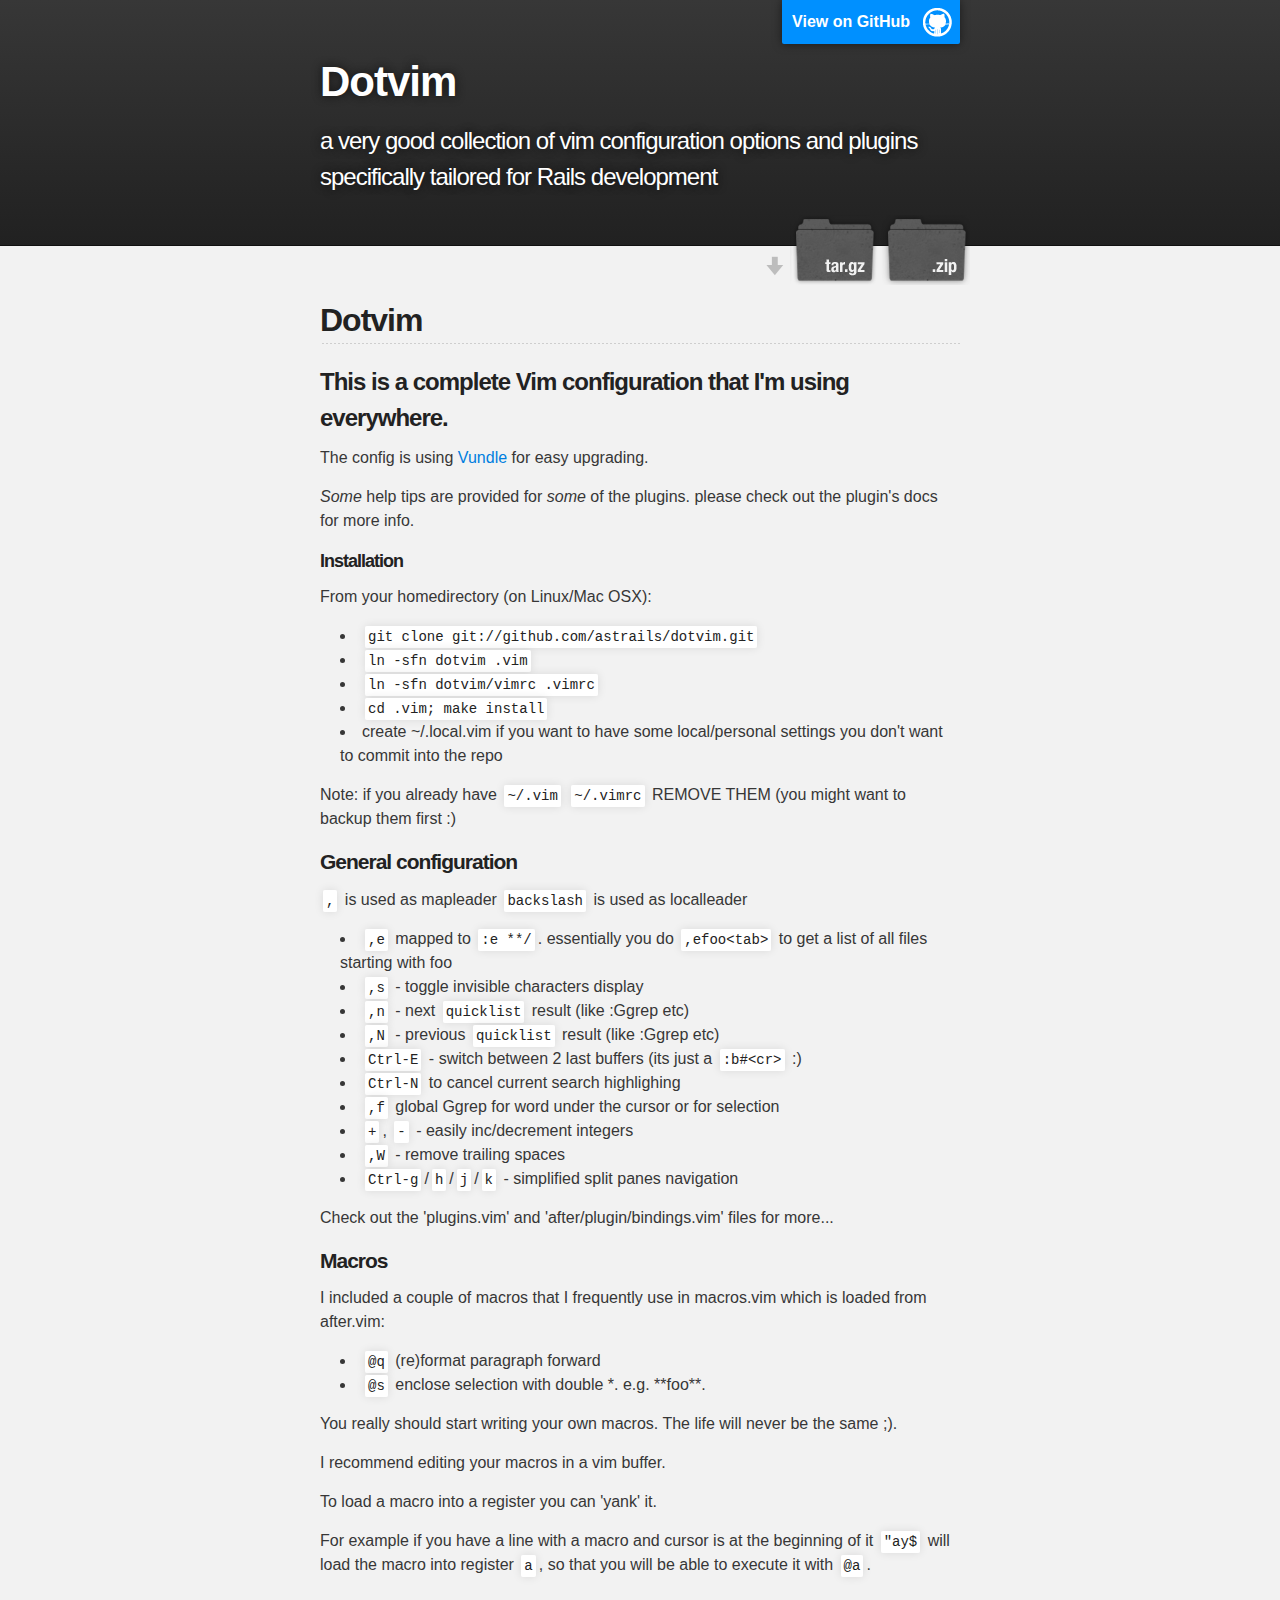
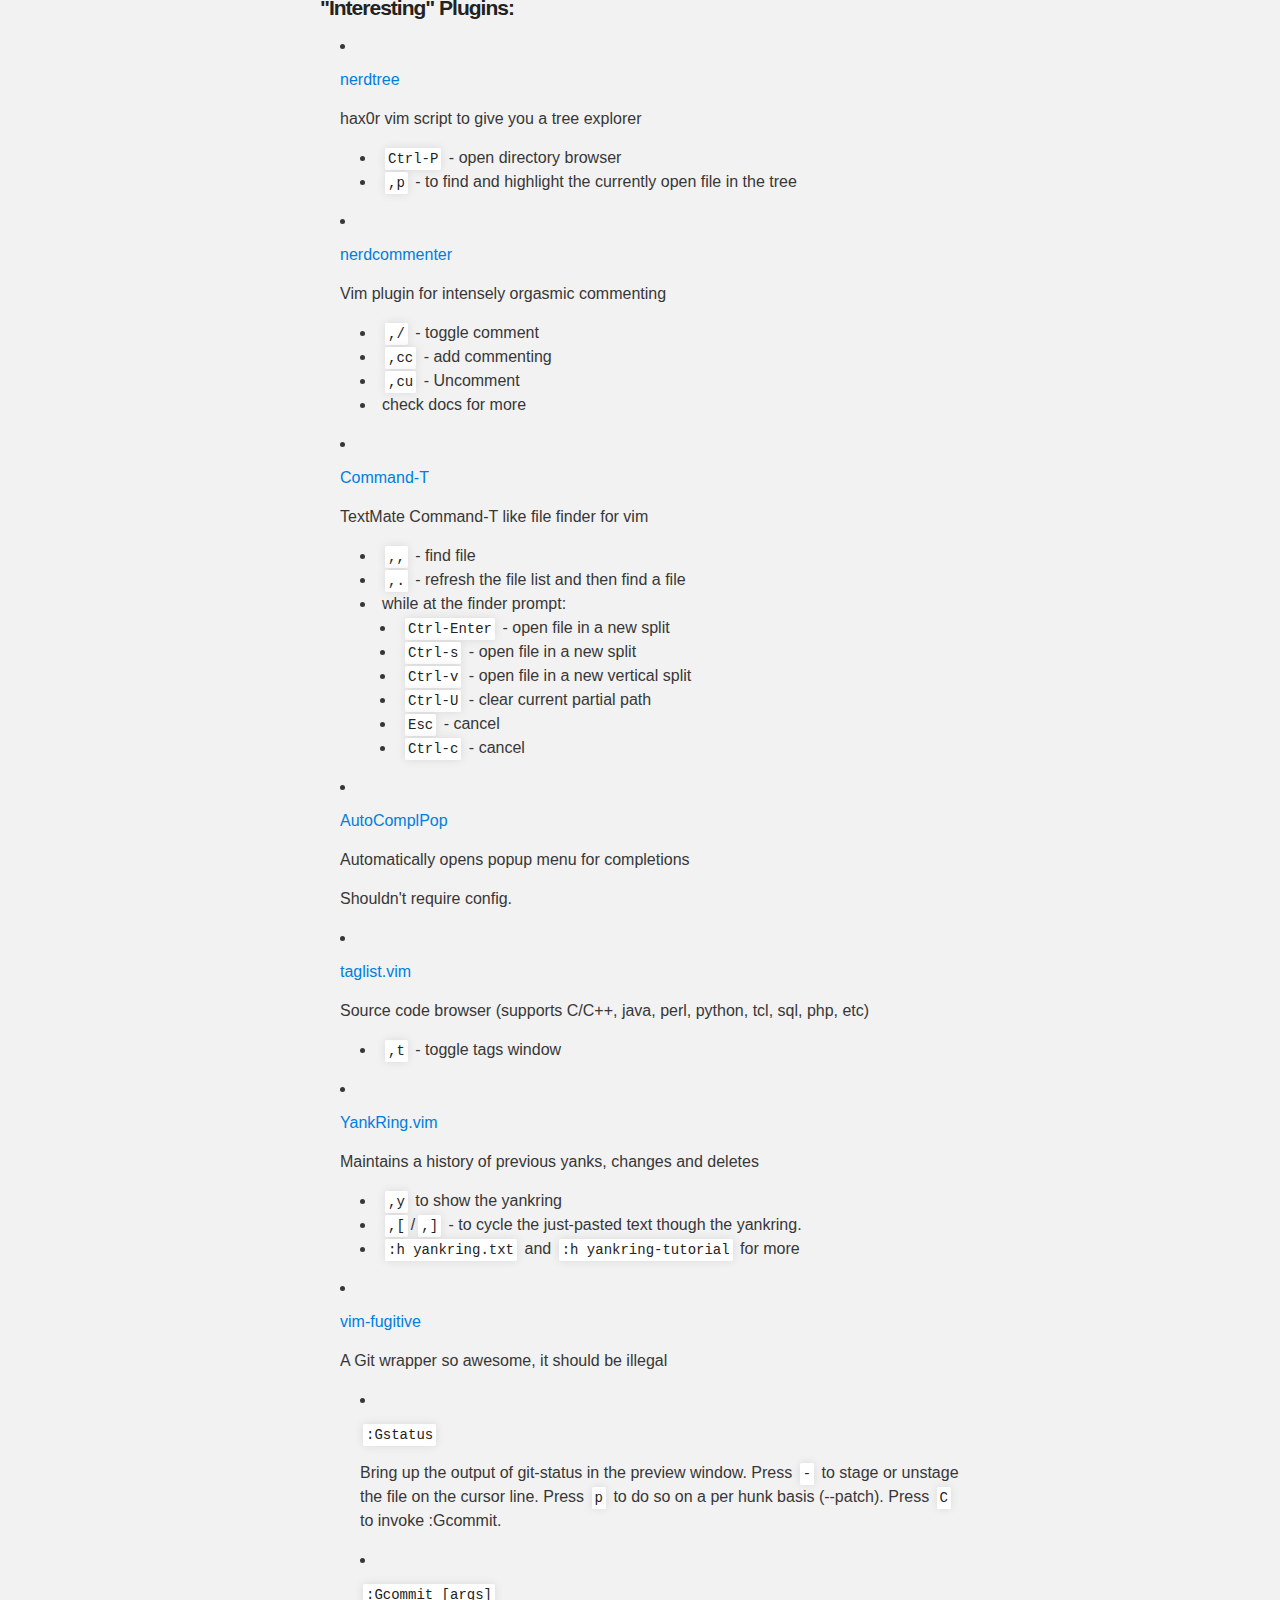
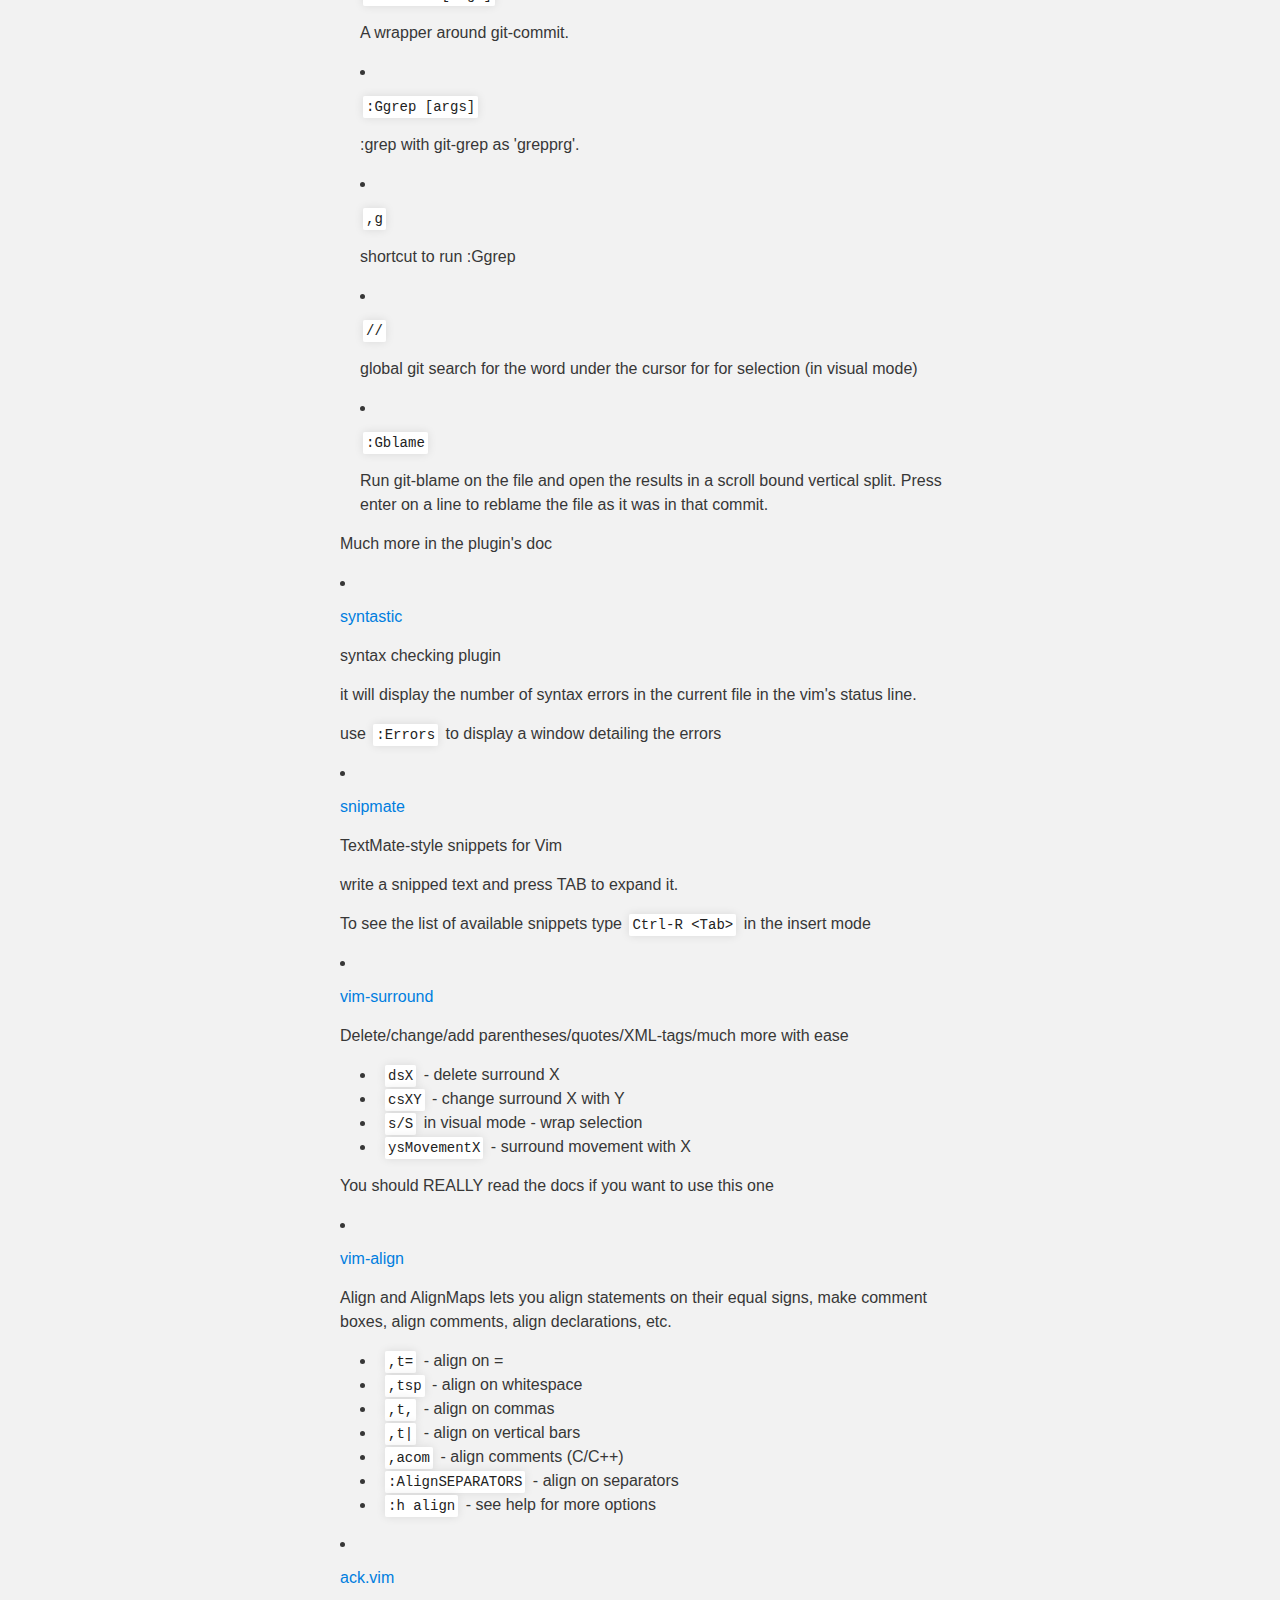
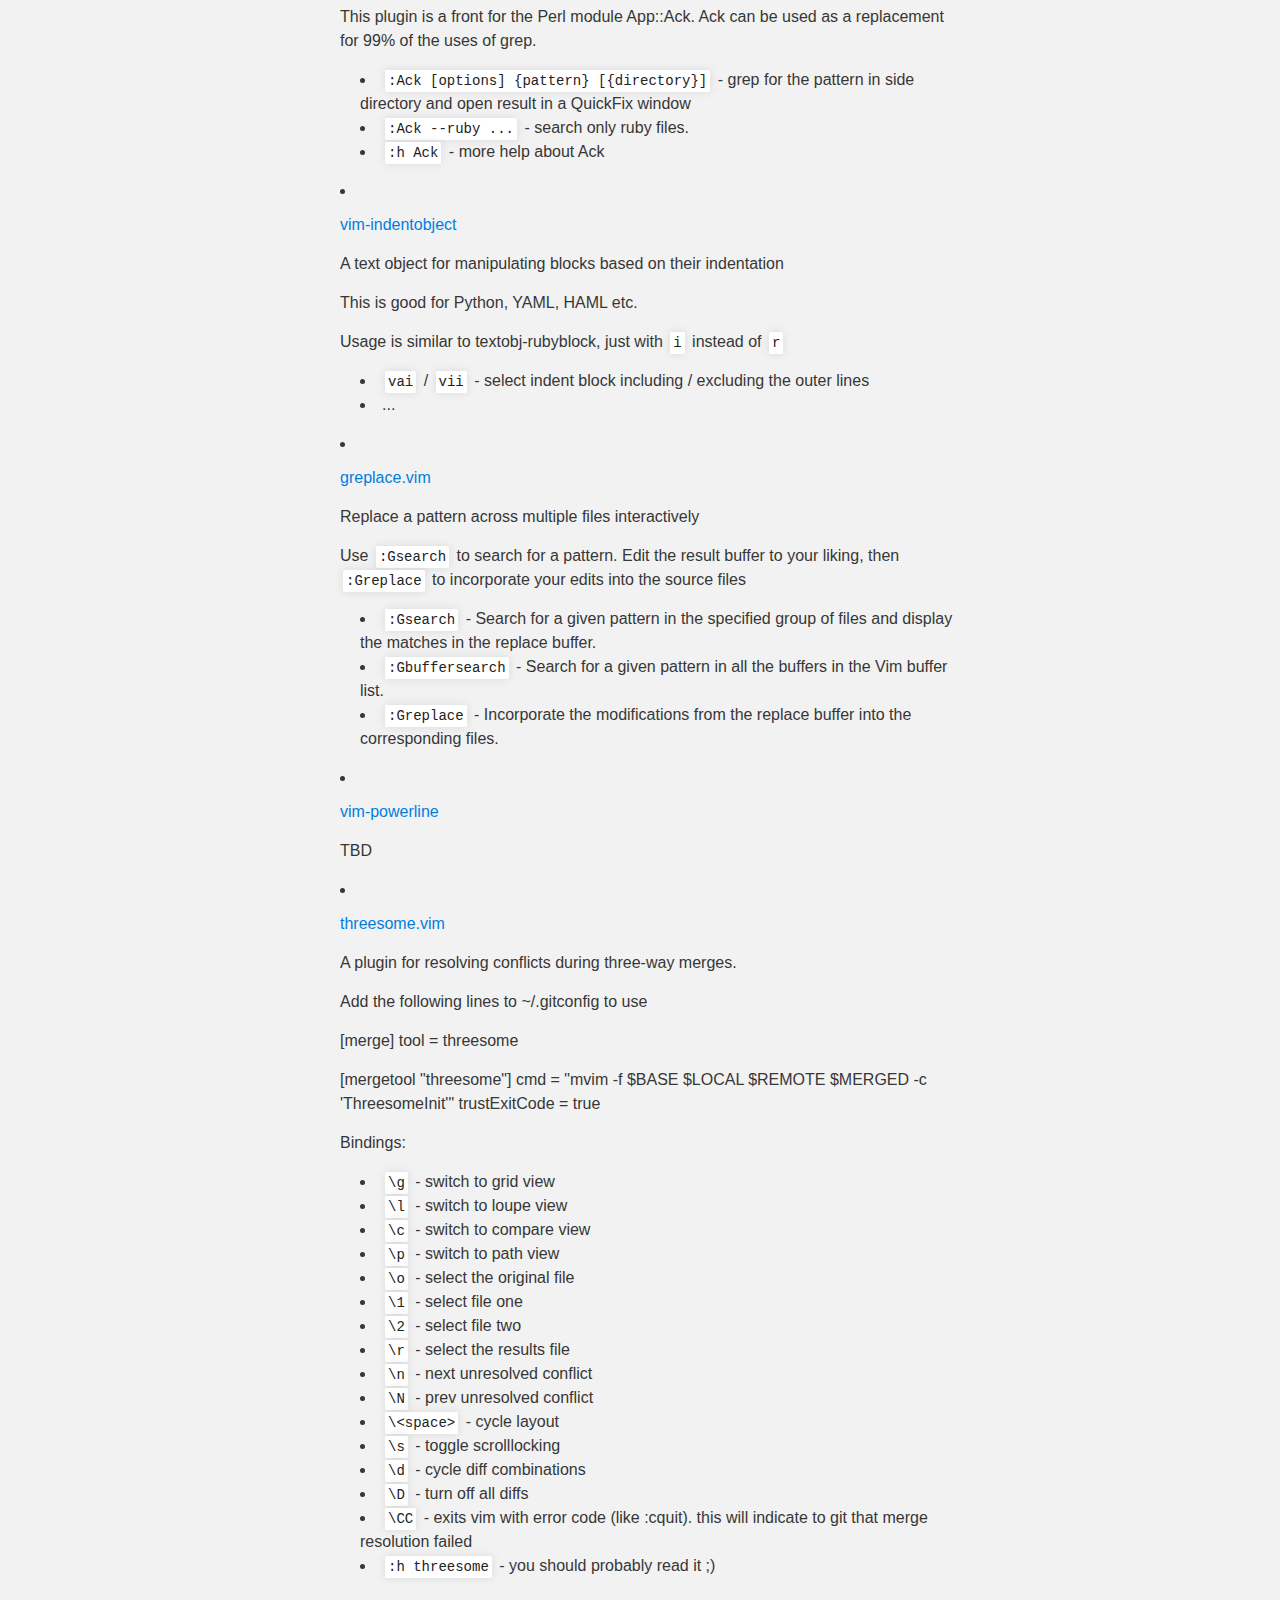
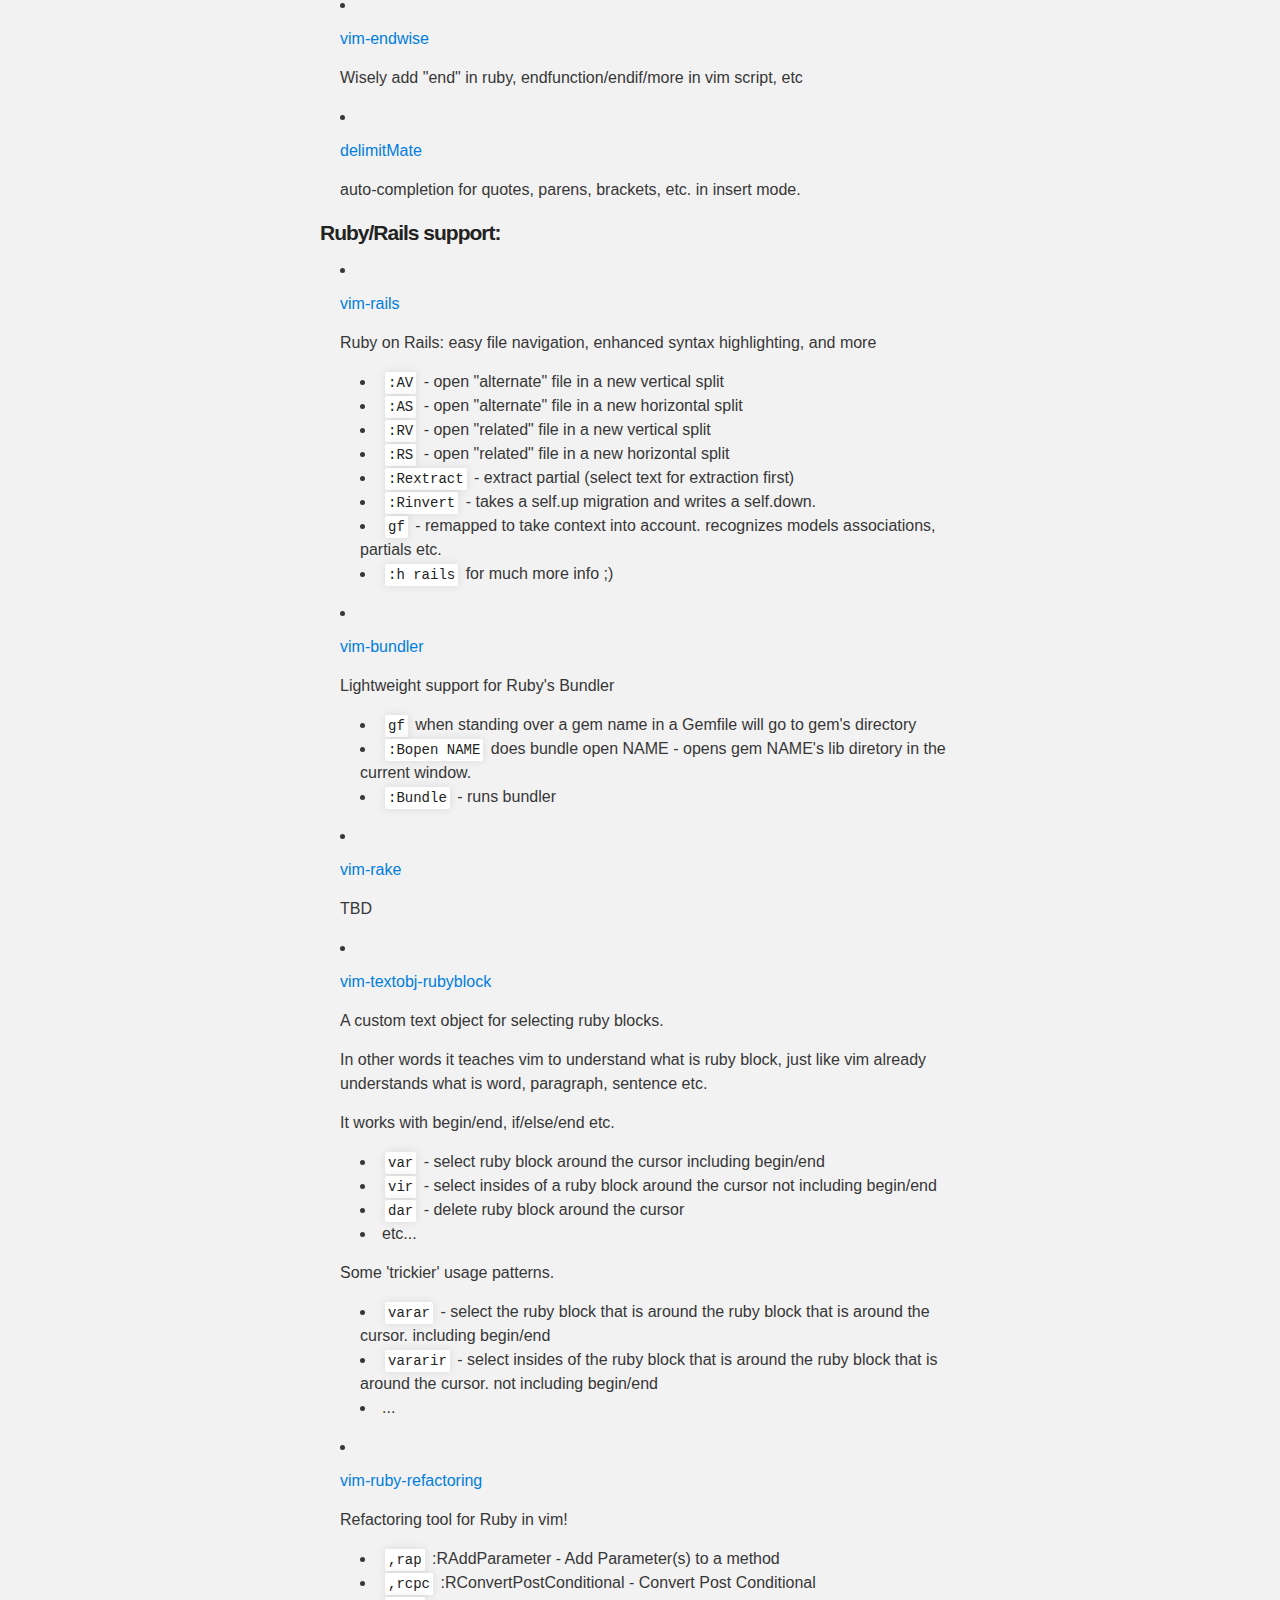
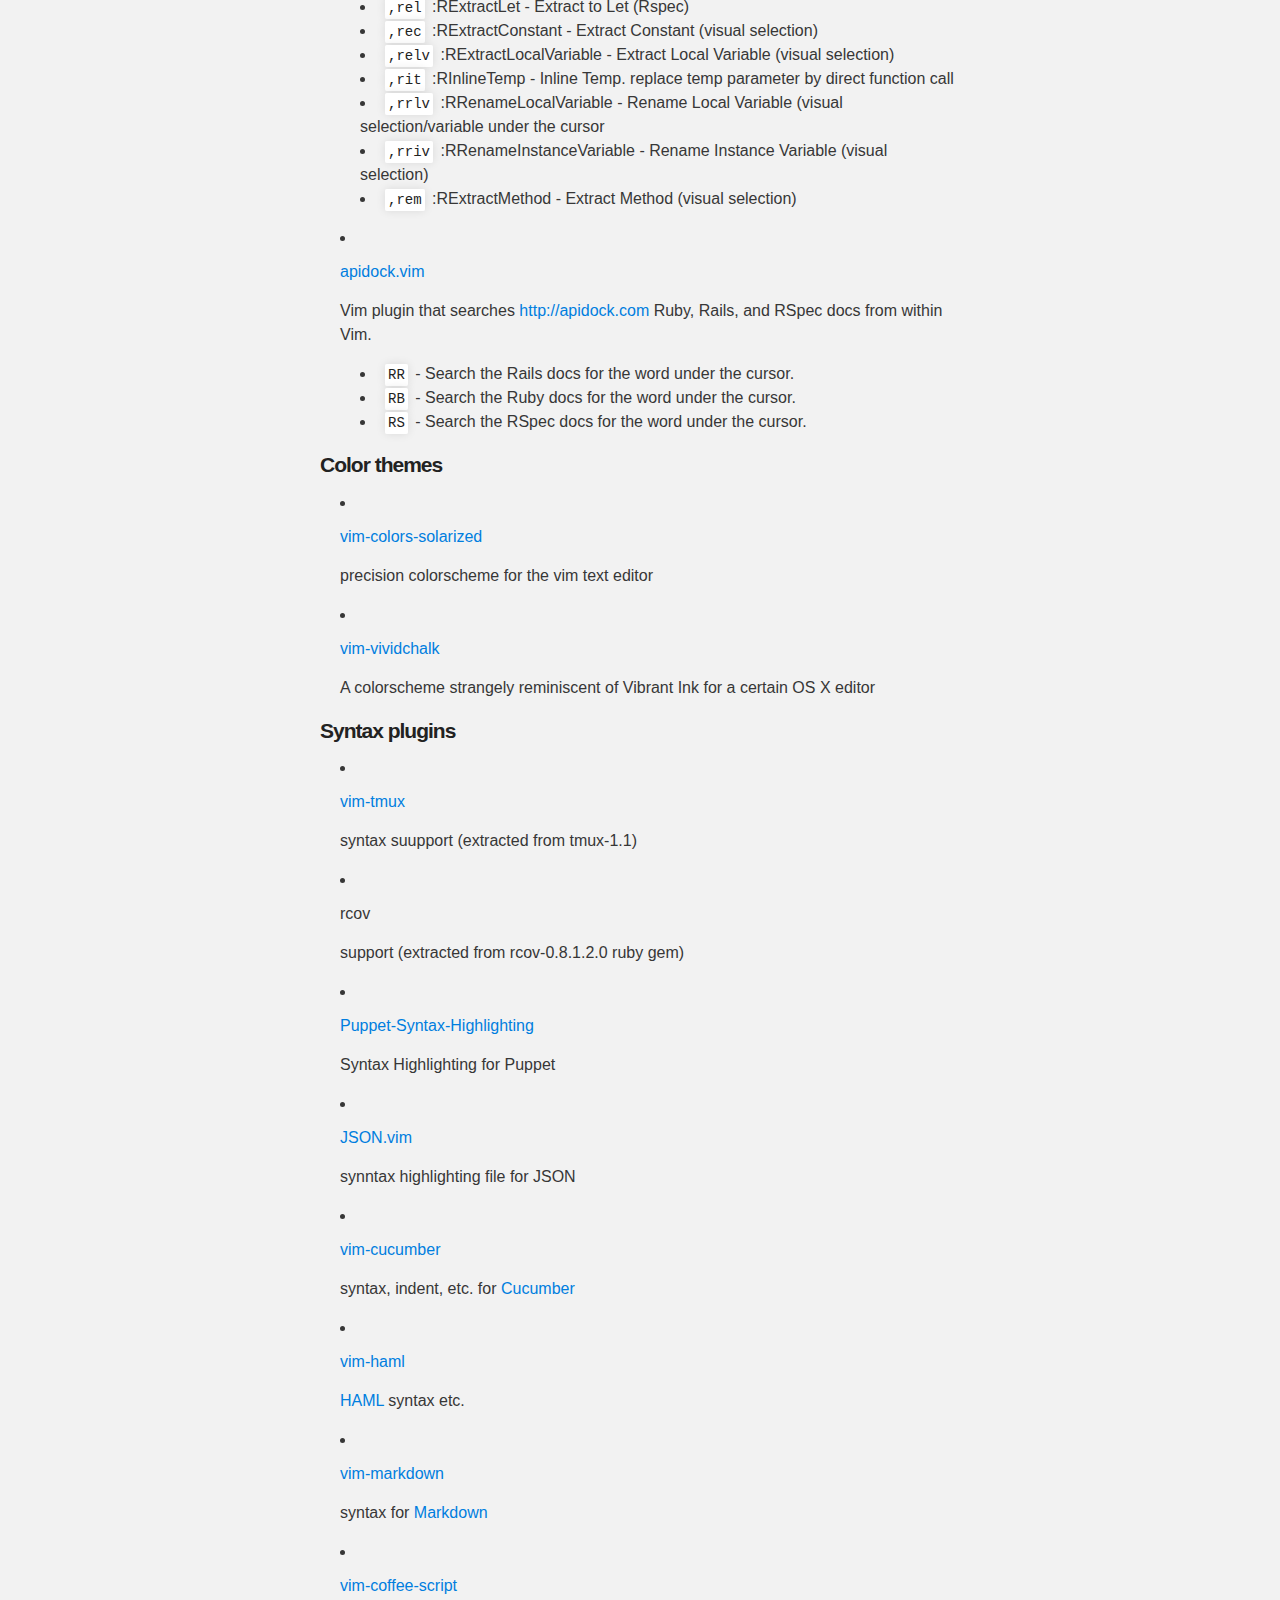
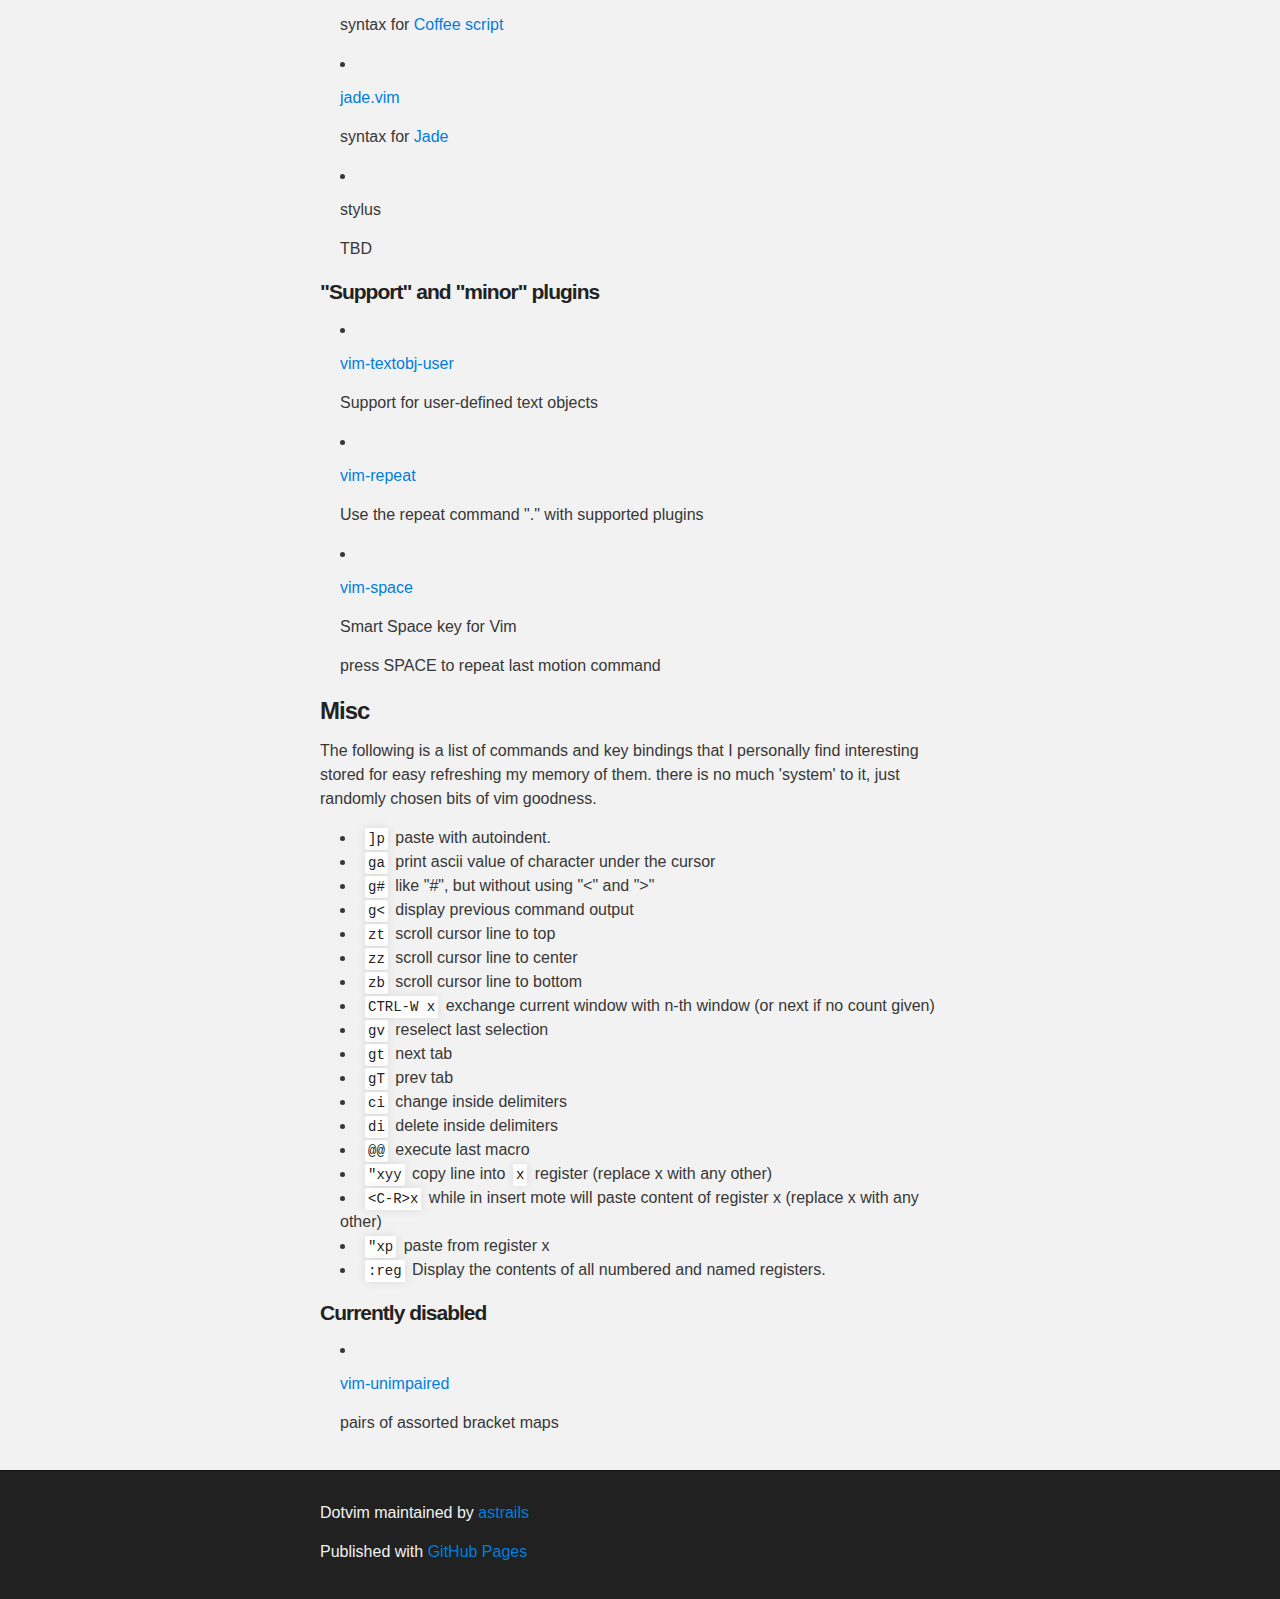
<file: index.html>
<!DOCTYPE html>
<html>

  <head>
    <meta charset='utf-8' />
    <meta http-equiv="X-UA-Compatible" content="chrome=1" />
    <meta name="description" content="Dotvim : a very good collection of vim configuration options and plugins specifically tailored for Rails development" />

    <link rel="stylesheet" type="text/css" media="screen" href="stylesheets/stylesheet.css">

    <title>Dotvim</title>
  </head>

  <body>

    <!-- HEADER -->
    <div id="header_wrap" class="outer">
        <header class="inner">
          <a id="forkme_banner" href="https://github.com/astrails/dotvim">View on GitHub</a>

          <h1 id="project_title">Dotvim</h1>
          <h2 id="project_tagline">a very good collection of vim configuration options and plugins specifically tailored for Rails development</h2>

            <section id="downloads">
              <a class="zip_download_link" href="https://github.com/astrails/dotvim/zipball/master">Download this project as a .zip file</a>
              <a class="tar_download_link" href="https://github.com/astrails/dotvim/tarball/master">Download this project as a tar.gz file</a>
            </section>
        </header>
    </div>

    <!-- MAIN CONTENT -->
    <div id="main_content_wrap" class="outer">
      <section id="main_content" class="inner">
        <h2>Dotvim</h2>

<h3>This is a complete Vim configuration that I'm using everywhere.</h3>

<p>The config is using <a href="http://github.com/gmarik/vundle">Vundle</a> for easy upgrading.</p>

<p><em>Some</em> help tips are provided for <em>some</em> of the plugins. please check out the plugin's docs for more info.</p>

<h5>Installation</h5>

<p>From your homedirectory (on Linux/Mac OSX):</p>

<ul>
<li><code>git clone git://github.com/astrails/dotvim.git</code></li>
<li><code>ln -sfn dotvim .vim</code></li>
<li><code>ln -sfn dotvim/vimrc .vimrc</code></li>
<li><code>cd .vim; make install</code></li>
<li>create ~/.local.vim if you want to have some
local/personal settings you don't want to commit into the repo</li>
</ul><p>Note: if you already have <code>~/.vim</code> <code>~/.vimrc</code> REMOVE THEM (you might want to backup them first :)</p>

<h4>General configuration</h4>

<p><code>,</code> is used as mapleader
<code>backslash</code> is used as localleader</p>

<ul>
<li>
<code>,e</code> mapped to <code>:e **/</code>. essentially you do <code>,efoo&lt;tab&gt;</code> to get a list of all files starting with foo</li>
<li>
<code>,s</code> - toggle invisible characters display</li>
<li>
<code>,n</code> - next <code>quicklist</code> result (like :Ggrep etc)</li>
<li>
<code>,N</code> - previous <code>quicklist</code> result (like :Ggrep etc)</li>
<li>
<code>Ctrl-E</code> - switch between 2 last buffers  (its just a <code>:b#&lt;cr&gt;</code> :)</li>
<li>
<code>Ctrl-N</code> to cancel current search highlighing</li>
<li>
<code>,f</code> global Ggrep for word under the cursor or for selection</li>
<li>
<code>+</code>, <code>-</code> - easily inc/decrement integers</li>
<li>
<code>,W</code> - remove trailing spaces</li>
<li>
<code>Ctrl-g</code>/<code>h</code>/<code>j</code>/<code>k</code> - simplified split panes navigation</li>
</ul><p>Check out the 'plugins.vim' and 'after/plugin/bindings.vim' files for more...</p>

<h4>Macros</h4>

<p>I included a couple of macros that I frequently use in macros.vim which
is loaded from after.vim:</p>

<ul>
<li>   <code>@q</code> (re)format paragraph forward</li>
<li>   <code>@s</code> enclose selection with double *. e.g. **foo**.</li>
</ul><p>You really should start writing your own macros. The life will never be the
same ;).</p>

<p>I recommend editing your macros in a vim buffer.</p>

<p>To load a macro into a register you can 'yank' it.</p>

<p>For example if you have a line with a macro and cursor is at the beginning of
it <code>"ay$</code>  will load the macro into register <code>a</code>, so that you will be able to
execute it with <code>@a</code>.</p>

<h4>"Interesting" Plugins:</h4>

<ul>
<li>
<p><a href="http://github.com/scrooloose/nerdtree">nerdtree</a></p>

<p>hax0r vim script to give you a tree explorer</p>

<ul>
<li>
<code>Ctrl-P</code> - open directory browser</li>
<li>
<code>,p</code> - to find and highlight the currently open file in the tree</li>
</ul>
</li>
<li>
<p><a href="http://github.com/scrooloose/nerdcommenter">nerdcommenter</a></p>

<p>Vim plugin for intensely orgasmic commenting</p>

<ul>
<li>
<code>,/</code> - toggle comment</li>
<li>
<code>,cc</code> - add commenting</li>
<li>
<code>,cu</code> - Uncomment</li>
<li>check docs for more</li>
</ul>
</li>
<li>
<p><a href="http://github.com/vim-scripts/Command-T">Command-T</a></p>

<p>TextMate Command-T like file finder for vim</p>

<ul>
<li>
<code>,,</code> - find file</li>
<li>
<code>,.</code> - refresh the file list and then find a file</li>
<li>while at the finder prompt:

<ul>
<li>
<code>Ctrl-Enter</code> - open file in a new split</li>
<li>
<code>Ctrl-s</code> - open file in a new split</li>
<li>
<code>Ctrl-v</code> - open file in a new vertical split</li>
<li>
<code>Ctrl-U</code> - clear current partial path</li>
<li>
<code>Esc</code> - cancel</li>
<li>
<code>Ctrl-c</code> - cancel</li>
</ul>
</li>
</ul>
</li>
<li>
<p><a href="http://github.com/vim-scripts/AutoComplPop">AutoComplPop</a></p>

<p>Automatically opens popup menu for completions</p>

<p>Shouldn't require config.</p>
</li>
<li>
<p><a href="http://github.com/vim-scripts/taglist.vim">taglist.vim</a></p>

<p>Source code browser (supports C/C++, java, perl, python, tcl, sql, php, etc)</p>

<ul>
<li>
<code>,t</code> - toggle tags window</li>
</ul>
</li>
<li>
<p><a href="http://github.com/vim-scripts/YankRing.vim">YankRing.vim</a></p>

<p>Maintains a history of previous yanks, changes and deletes</p>

<ul>
<li>
<code>,y</code> to show the yankring</li>
<li>
<code>,[</code>/<code>,]</code> - to cycle the just-pasted text though the yankring.</li>
<li>
<code>:h yankring.txt</code> and <code>:h yankring-tutorial</code> for more</li>
</ul>
</li>
<li>
<p><a href="http://github.com/tpope/vim-fugitive">vim-fugitive</a></p>

<p>A Git wrapper so awesome, it should be illegal</p>

<ul>
<li>
<p><code>:Gstatus</code></p>

<p>Bring up the output of git-status in the preview
 window.  Press <code>-</code> to stage or unstage the file on the
 cursor line.  Press <code>p</code> to do so on a per hunk basis
 (--patch).  Press <code>C</code> to invoke :Gcommit.</p>
</li>
<li>
<p><code>:Gcommit [args]</code></p>

<p>A wrapper around git-commit.</p>
</li>
<li>
<p><code>:Ggrep [args]</code></p>

<p>:grep with git-grep as 'grepprg'.</p>
</li>
<li>
<p><code>,g</code></p>

<p>shortcut to run :Ggrep</p>
</li>
<li>
<p><code>//</code></p>

<p>global git search for the word under the cursor for for selection (in visual mode)</p>
</li>
<li>
<p><code>:Gblame</code></p>

<p>Run git-blame on the file and open the results in a
scroll bound vertical split.  Press enter on a line to
reblame the file as it was in that commit.</p>
</li>
</ul>
<p>Much more in the plugin's doc</p>
</li>
<li>
<p><a href="http://github.com/scrooloose/syntastic">syntastic</a></p>

<p>syntax checking plugin</p>

<p>it will display the number of syntax errors in the current file in the vim's status line.</p>

<p>use <code>:Errors</code> to display a window detailing the errors</p>
</li>
<li>
<p><a href="http://github.com/msanders/snipmate.vim">snipmate</a></p>

<p>TextMate-style snippets for Vim</p>

<p>write a snipped text and press TAB to expand it.</p>

<p>To see the list of available snippets type <code>Ctrl-R &lt;Tab&gt;</code> in the insert mode</p>
</li>
<li>
<p><a href="http://github.com/tpope/vim-surround">vim-surround</a></p>

<p>Delete/change/add parentheses/quotes/XML-tags/much more with ease</p>

<ul>
<li>
<code>dsX</code> - delete surround X</li>
<li>
<code>csXY</code> - change surround X with Y</li>
<li>
<code>s/S</code> in visual mode - wrap selection</li>
<li>
<code>ysMovementX</code> - surround movement with X</li>
</ul>
<p>You should REALLY read the docs if you want to use this one</p>
</li>
<li>
<p><a href="http://github.com/tsaleh/vim-align">vim-align</a></p>

<p>Align and AlignMaps lets you align statements on their equal signs, make comment boxes, align comments, align declarations, etc.</p>

<ul>
<li>
<code>,t=</code> - align on =</li>
<li>
<code>,tsp</code> - align on whitespace</li>
<li>
<code>,t,</code> - align on commas</li>
<li>
<code>,t|</code> - align on vertical bars</li>
<li>
<code>,acom</code> - align comments (C/C++)</li>
<li>
<code>:AlignSEPARATORS</code> - align on separators</li>
<li>
<code>:h align</code> - see help for more options</li>
</ul>
</li>
<li>
<p><a href="http://github.com/mileszs/ack.vim">ack.vim</a></p>

<p>This plugin is a front for the Perl module App::Ack. Ack can be used as a replacement for 99% of the uses of grep.</p>

<ul>
<li>
<code>:Ack [options] {pattern} [{directory}]</code> - grep for the pattern in side directory and open result in a QuickFix window</li>
<li>
<code>:Ack --ruby ...</code> - search only ruby files.</li>
<li>
<code>:h Ack</code> - more help about Ack</li>
</ul>
</li>
<li>
<p><a href="https://github.com/austintaylor/vim-indentobject">vim-indentobject</a></p>

<p>A text object for manipulating blocks based on their indentation</p>

<p>This is good for Python, YAML, HAML etc.</p>

<p>Usage is similar to textobj-rubyblock, just with <code>i</code> instead of <code>r</code></p>

<ul>
<li>
<code>vai</code> / <code>vii</code> - select indent block including / excluding the outer lines</li>
<li>...</li>
</ul>
</li>
<li>
<p><a href="http://github.com/vim-scripts/greplace.vim">greplace.vim</a></p>

<p>Replace a pattern across multiple files interactively</p>

<p>Use <code>:Gsearch</code> to search for a pattern. Edit the result buffer to your
liking, then <code>:Greplace</code> to incorporate your edits into the source files</p>

<ul>
<li>
<code>:Gsearch</code> - Search for a given pattern in the specified group of files
and display the matches in the replace buffer.</li>
<li>
<code>:Gbuffersearch</code> - Search for a given pattern in all the buffers in the Vim buffer list.</li>
<li>
<code>:Greplace</code> - Incorporate the modifications from the replace buffer into
the corresponding files.</li>
</ul>
</li>
<li>
<p><a href="TBD">vim-powerline</a></p>

<p>TBD</p>
</li>
<li>
<p><a href="https://github.com/sjl/threesome.vim">threesome.vim</a></p>

<p>A plugin for resolving conflicts during three-way merges.</p>

<p>Add the following lines to ~/.gitconfig to use</p>

<p>[merge]
tool = threesome</p>

<p>[mergetool "threesome"]
cmd = "mvim -f $BASE $LOCAL $REMOTE $MERGED -c 'ThreesomeInit'"
trustExitCode = true</p>

<p>Bindings:</p>

<ul>
<li>
<code>\g</code> - switch to grid view</li>
<li>
<code>\l</code> - switch to loupe view</li>
<li>
<code>\c</code> - switch to compare view</li>
<li>
<code>\p</code> - switch to path view</li>
<li>
<code>\o</code> - select the original file</li>
<li>
<code>\1</code> - select file one</li>
<li>
<code>\2</code> - select file two</li>
<li>
<code>\r</code> - select the results file</li>
<li>
<code>\n</code> - next unresolved conflict</li>
<li>
<code>\N</code> - prev unresolved conflict</li>
<li>
<code>\&lt;space&gt;</code> - cycle layout</li>
<li>
<code>\s</code> - toggle scrolllocking</li>
<li>
<code>\d</code> - cycle diff combinations</li>
<li>
<code>\D</code> - turn off all diffs</li>
<li>
<code>\CC</code> - exits vim with error code (like :cquit). this will indicate to git that merge resolution failed</li>
<li>
<code>:h threesome</code> - you should probably read it ;)</li>
</ul>
</li>
<li>
<p><a href="http://github.com/tpope/vim-endwise">vim-endwise</a></p>

<p>Wisely add "end" in ruby, endfunction/endif/more in vim script, etc</p>
</li>
<li>
<p><a href="http://github.com/Raimondi/delimitMate">delimitMate</a></p>

<p>auto-completion for quotes, parens, brackets, etc. in insert mode.</p>
</li>
</ul><h4>Ruby/Rails support:</h4>

<ul>
<li>
<p><a href="http://github.com/tpope/vim-rails">vim-rails</a></p>

<p>Ruby on Rails: easy file navigation, enhanced syntax highlighting, and more</p>

<ul>
<li>
<code>:AV</code> - open "alternate" file in a new vertical split</li>
<li>
<code>:AS</code> - open "alternate" file in a new horizontal split</li>
<li>
<code>:RV</code> - open "related" file in a new vertical split</li>
<li>
<code>:RS</code> - open "related" file in a new horizontal split</li>
<li>
<code>:Rextract</code> - extract partial (select text for extraction first)</li>
<li>
<code>:Rinvert</code> - takes a self.up migration and writes a self.down.</li>
<li>
<code>gf</code> - remapped to take context into account. recognizes models
associations, partials etc.</li>
<li>
<code>:h rails</code> for much more info ;)</li>
</ul>
</li>
<li>
<p><a href="https://github.com/tpope/vim-bundler">vim-bundler</a></p>

<p>Lightweight support for Ruby's Bundler</p>

<ul>
<li>
<code>gf</code> when standing over a gem name in a Gemfile will go to gem's directory</li>
<li>
<code>:Bopen NAME</code> does bundle open NAME - opens gem NAME's lib diretory in the current window.</li>
<li>
<code>:Bundle</code> - runs bundler</li>
</ul>
</li>
<li>
<p><a href="https://github.com/tpope/vim-rake">vim-rake</a></p>

<p>TBD</p>
</li>
<li>
<p><a href="https://github.com/nelstrom/vim-textobj-rubyblock">vim-textobj-rubyblock</a></p>

<p>A custom text object for selecting ruby blocks.</p>

<p>In other words it teaches vim to understand what is ruby block, just like vim already understands what is word, paragraph, sentence etc.</p>

<p>It works with begin/end, if/else/end etc.</p>

<ul>
<li>
<code>var</code> - select ruby block around the cursor including begin/end</li>
<li>
<code>vir</code> - select insides of a ruby block around the cursor not including begin/end</li>
<li>
<code>dar</code> - delete ruby block around the cursor</li>
<li>etc...</li>
</ul>
<p>Some 'trickier' usage patterns.</p>

<ul>
<li>
<code>varar</code> - select the ruby block that is around the ruby block that is around the cursor. including begin/end</li>
<li>
<code>vararir</code> - select insides of the ruby block that is around the ruby block that is around the cursor. not including begin/end</li>
<li>...</li>
</ul>
</li>
<li>
<p><a href="https://github.com/ecomba/vim-ruby-refactoring">vim-ruby-refactoring</a></p>

<p>Refactoring tool for Ruby in vim!</p>

<ul>
<li>
<code>,rap</code>  :RAddParameter           - Add Parameter(s) to a method</li>
<li>
<code>,rcpc</code> :RConvertPostConditional - Convert Post Conditional</li>
<li>
<code>,rel</code>  :RExtractLet             - Extract to Let (Rspec)</li>
<li>
<code>,rec</code>  :RExtractConstant        - Extract Constant (visual selection)</li>
<li>
<code>,relv</code> :RExtractLocalVariable   - Extract Local Variable (visual selection)</li>
<li>
<code>,rit</code>  :RInlineTemp             - Inline Temp. replace temp parameter by direct function call</li>
<li>
<code>,rrlv</code> :RRenameLocalVariable    - Rename Local Variable (visual selection/variable under the cursor</li>
<li>
<code>,rriv</code> :RRenameInstanceVariable - Rename Instance Variable (visual selection)</li>
<li>
<code>,rem</code>  :RExtractMethod          - Extract Method (visual selection)</li>
</ul>
</li>
<li>
<p><a href="https://github.com/alexandrov/apidock.vim">apidock.vim</a></p>

<p>Vim plugin that searches <a href="http://apidock.com">http://apidock.com</a> Ruby, Rails, and RSpec docs from within Vim.</p>

<ul>
<li>
<code>RR</code> - Search the Rails docs for the word under the cursor.</li>
<li>
<code>RB</code> - Search the Ruby docs for the word under the cursor.</li>
<li>
<code>RS</code> - Search the RSpec docs for the word under the cursor.</li>
</ul>
</li>
</ul><h4>Color themes</h4>

<ul>
<li>
<p><a href="http://github.com/altercation/vim-colors-solarized">vim-colors-solarized</a></p>

<p>precision colorscheme for the vim text editor</p>
</li>
<li>
<p><a href="http://github.com/tpope/vim-vividchalk">vim-vividchalk</a></p>

<p>A colorscheme strangely reminiscent of Vibrant Ink for a certain OS X editor</p>
</li>
</ul><h4>Syntax plugins</h4>

<ul>
<li>
<p><a href="http://tmux.sourceforge.net/">vim-tmux</a></p>

<p>syntax  suupport (extracted from tmux-1.1)</p>
</li>
<li>
<p>rcov</p>

<p>support (extracted from rcov-0.8.1.2.0 ruby gem)</p>
</li>
<li>
<p><a href="https://github.com/vim-scripts/Puppet-Syntax-Highlighting">Puppet-Syntax-Highlighting</a></p>

<p>Syntax Highlighting for Puppet</p>
</li>
<li>
<p><a href="https://github.com/vim-scripts/JSON.vim">JSON.vim</a></p>

<p>synntax highlighting file for JSON</p>
</li>
<li>
<p><a href="http://github.com/tpope/vim-cucumber">vim-cucumber</a></p>

<p>syntax, indent, etc. for <a href="http://github.com/aslakhellesoy/cucumber">Cucumber</a></p>
</li>
<li>
<p><a href="http://github.com/tpope/vim-haml">vim-haml</a></p>

<p><a href="http://haml-lang.com/">HAML</a> syntax etc.</p>
</li>
<li>
<p><a href="http://github.com/plasticboy/vim-markdown">vim-markdown</a></p>

<p>syntax for <a href="http://daringfireball.net/projects/markdown/">Markdown</a></p>
</li>
<li>
<p><a href="http://github.com/kchmck/vim-coffee-script">vim-coffee-script</a></p>

<p>syntax for <a href="http://jashkenas.github.com/coffee-script/">Coffee script</a></p>
</li>
<li>
<p><a href="https://github.com/vim-scripts/jade.vim">jade.vim</a></p>

<p>syntax for <a href="http://jade-lang.com/">Jade</a></p>
</li>
<li>
<p>stylus</p>

<p>TBD</p>
</li>
</ul><h4>"Support" and "minor" plugins</h4>

<ul>
<li>
<p><a href="https://github.com/kana/vim-textobj-user">vim-textobj-user</a></p>

<p>Support for user-defined text objects</p>
</li>
<li>
<p><a href="http://github.com/tpope/vim-repeat">vim-repeat</a></p>

<p>Use the repeat command "." with supported plugins</p>
</li>
<li>
<p><a href="http://github.com/scrooloose/vim-space">vim-space</a></p>

<p>Smart Space key for Vim</p>

<p>press SPACE to repeat last motion command</p>
</li>
</ul><h3>Misc</h3>

<p>The following is a list of commands and key bindings that I personally find interesting
stored for easy refreshing my memory of them. there is no much 'system' to it, just
randomly chosen bits of vim goodness.</p>

<ul>
<li>
<code>]p</code> paste with autoindent.</li>
<li>
<code>ga</code> print ascii value of character under the cursor</li>
<li>
<code>g#</code> like "#", but without using "&lt;" and "&gt;"</li>
<li>
<code>g&lt;</code> display previous command output</li>
<li>
<code>zt</code> scroll cursor line to top</li>
<li>
<code>zz</code> scroll cursor line to center</li>
<li>
<code>zb</code> scroll cursor line to bottom</li>
<li>
<code>CTRL-W x</code> exchange current window with n-th window (or next if no count given)</li>
<li>
<code>gv</code> reselect last selection</li>
<li>
<code>gt</code> next tab</li>
<li>
<code>gT</code> prev tab</li>
<li>
<code>ci</code> change inside delimiters</li>
<li>
<code>di</code> delete inside delimiters</li>
<li>
<code>@@</code> execute last macro</li>
<li>
<code>"xyy</code> copy line into <code>x</code> register (replace x with any other)</li>
<li>
<code>&lt;C-R&gt;x</code> while in insert mote will paste content of register x (replace x with any other)</li>
<li>
<code>"xp</code> paste from register x</li>
<li>
<code>:reg</code> Display the contents of all numbered and named registers.</li>
</ul><h4>Currently disabled</h4>

<ul>
<li>
<p><a href="http://github.com/tpope/vim-unimpaired">vim-unimpaired</a></p>

<p>pairs of assorted bracket maps</p>
</li>
</ul>
      </section>
    </div>

    <!-- FOOTER  -->
    <div id="footer_wrap" class="outer">
      <footer class="inner">
        <p class="copyright">Dotvim maintained by <a href="https://github.com/astrails">astrails</a></p>
        <p>Published with <a href="http://pages.github.com">GitHub Pages</a></p>
      </footer>
    </div>

    

  </body>
</html>
</file>
<file: stylesheets/stylesheet.css>
/*******************************************************************************
Slate Theme for Github Pages
by Jason Costello, @jsncostello
*******************************************************************************/

@import url(pygment_trac.css);

/*******************************************************************************
MeyerWeb Reset
*******************************************************************************/

html, body, div, span, applet, object, iframe,
h1, h2, h3, h4, h5, h6, p, blockquote, pre,
a, abbr, acronym, address, big, cite, code,
del, dfn, em, img, ins, kbd, q, s, samp,
small, strike, strong, sub, sup, tt, var,
b, u, i, center,
dl, dt, dd, ol, ul, li,
fieldset, form, label, legend,
table, caption, tbody, tfoot, thead, tr, th, td,
article, aside, canvas, details, embed,
figure, figcaption, footer, header, hgroup,
menu, nav, output, ruby, section, summary,
time, mark, audio, video {
  margin: 0;
  padding: 0;
  border: 0;
  font: inherit;
  vertical-align: baseline;
}

/* HTML5 display-role reset for older browsers */
article, aside, details, figcaption, figure,
footer, header, hgroup, menu, nav, section {
  display: block;
}

ol, ul {
  list-style: none;
}

blockquote, q {
}

table {
  border-collapse: collapse;
  border-spacing: 0;
}

a:focus {
  outline: none;
}

/*******************************************************************************
Theme Styles
*******************************************************************************/

body {
  box-sizing: border-box;
  color:#373737;
  background: #212121;
  font-size: 16px;
  font-family: 'Myriad Pro', Calibri, Helvetica, Arial, sans-serif;
  line-height: 1.5;
  -webkit-font-smoothing: antialiased;
}

h1, h2, h3, h4, h5, h6 {
  margin: 10px 0;
  font-weight: 700;
  color:#222222;
  font-family: 'Lucida Grande', 'Calibri', Helvetica, Arial, sans-serif;
  letter-spacing: -1px;
}

h1 {
  font-size: 36px;
  font-weight: 700;
}

h2 {
  padding-bottom: 10px;
  font-size: 32px;
  background: url('../images/bg_hr.png') repeat-x bottom;
}

h3 {
  font-size: 24px;
}

h4 {
  font-size: 21px;
}

h5 {
  font-size: 18px;
}

h6 {
  font-size: 16px;
}

p {
  margin: 10px 0 15px 0;
}

footer p {
  color: #f2f2f2;
}

a {
  text-decoration: none;
  color: #007edf;
  text-shadow: none;

  transition: color 0.5s ease;
  transition: text-shadow 0.5s ease;
  -webkit-transition: color 0.5s ease;
  -webkit-transition: text-shadow 0.5s ease;
  -moz-transition: color 0.5s ease;
  -moz-transition: text-shadow 0.5s ease;
  -o-transition: color 0.5s ease;
  -o-transition: text-shadow 0.5s ease;
  -ms-transition: color 0.5s ease;
  -ms-transition: text-shadow 0.5s ease;
}

#main_content a:hover {
  color: #0069ba;
  text-shadow: #0090ff 0px 0px 2px;
}

footer a:hover {
  color: #43adff;
  text-shadow: #0090ff 0px 0px 2px;
}

em {
  font-style: italic;
}

strong {
  font-weight: bold;
}

img {
  position: relative;
  margin: 0 auto;
  max-width: 739px;
  padding: 5px;
  margin: 10px 0 10px 0;
  border: 1px solid #ebebeb;

  box-shadow: 0 0 5px #ebebeb;
  -webkit-box-shadow: 0 0 5px #ebebeb;
  -moz-box-shadow: 0 0 5px #ebebeb;
  -o-box-shadow: 0 0 5px #ebebeb;
  -ms-box-shadow: 0 0 5px #ebebeb;
}

pre, code {
  width: 100%;
  color: #222;
  background-color: #fff;

  font-family: Monaco, "Bitstream Vera Sans Mono", "Lucida Console", Terminal, monospace;
  font-size: 14px;

  border-radius: 2px;
  -moz-border-radius: 2px;
  -webkit-border-radius: 2px;



}

pre {
  width: 100%;
  padding: 10px;
  box-shadow: 0 0 10px rgba(0,0,0,.1);
  overflow: auto;
}

code {
  padding: 3px;
  margin: 0 3px;
  box-shadow: 0 0 10px rgba(0,0,0,.1);
}

pre code {
  display: block;
  box-shadow: none;
}

blockquote {
  color: #666;
  margin-bottom: 20px;
  padding: 0 0 0 20px;
  border-left: 3px solid #bbb;
}

ul, ol, dl {
  margin-bottom: 15px
}

ul li {
  list-style: inside;
  padding-left: 20px;
}

ol li {
  list-style: decimal inside;
  padding-left: 20px;
}

dl dt {
  font-weight: bold;
}

dl dd {
  padding-left: 20px;
  font-style: italic;
}

dl p {
  padding-left: 20px;
  font-style: italic;
}

hr {
  height: 1px;
  margin-bottom: 5px;
  border: none;
  background: url('../images/bg_hr.png') repeat-x center;
}

table {
  border: 1px solid #373737;
  margin-bottom: 20px;
  text-align: left;
 }

th {
  font-family: 'Lucida Grande', 'Helvetica Neue', Helvetica, Arial, sans-serif;
  padding: 10px;
  background: #373737;
  color: #fff;
 }

td {
  padding: 10px;
  border: 1px solid #373737;
 }

form {
  background: #f2f2f2;
  padding: 20px;
}

img {
  width: 100%;
  max-width: 100%;
}

/*******************************************************************************
Full-Width Styles
*******************************************************************************/

.outer {
  width: 100%;
}

.inner {
  position: relative;
  max-width: 640px;
  padding: 20px 10px;
  margin: 0 auto;
}

#forkme_banner {
  display: block;
  position: absolute;
  top:0;
  right: 10px;
  z-index: 10;
  padding: 10px 50px 10px 10px;
  color: #fff;
  background: url('../images/blacktocat.png') #0090ff no-repeat 95% 50%;
  font-weight: 700;
  box-shadow: 0 0 10px rgba(0,0,0,.5);
  border-bottom-left-radius: 2px;
  border-bottom-right-radius: 2px;
}

#header_wrap {
  background: #212121;
  background: -moz-linear-gradient(top, #373737, #212121);
  background: -webkit-linear-gradient(top, #373737, #212121);
  background: -ms-linear-gradient(top, #373737, #212121);
  background: -o-linear-gradient(top, #373737, #212121);
  background: linear-gradient(top, #373737, #212121);
}

#header_wrap .inner {
  padding: 50px 10px 30px 10px;
}

#project_title {
  margin: 0;
  color: #fff;
  font-size: 42px;
  font-weight: 700;
  text-shadow: #111 0px 0px 10px;
}

#project_tagline {
  color: #fff;
  font-size: 24px;
  font-weight: 300;
  background: none;
  text-shadow: #111 0px 0px 10px;
}

#downloads {
  position: absolute;
  width: 210px;
  z-index: 10;
  bottom: -40px;
  right: 0;
  height: 70px;
  background: url('../images/icon_download.png') no-repeat 0% 90%;
}

.zip_download_link {
  display: block;
  float: right;
  width: 90px;
  height:70px;
  text-indent: -5000px;
  overflow: hidden;
  background: url(../images/sprite_download.png) no-repeat bottom left;
}

.tar_download_link {
  display: block;
  float: right;
  width: 90px;
  height:70px;
  text-indent: -5000px;
  overflow: hidden;
  background: url(../images/sprite_download.png) no-repeat bottom right;
  margin-left: 10px;
}

.zip_download_link:hover {
  background: url(../images/sprite_download.png) no-repeat top left;
}

.tar_download_link:hover {
  background: url(../images/sprite_download.png) no-repeat top right;
}

#main_content_wrap {
  background: #f2f2f2;
  border-top: 1px solid #111;
  border-bottom: 1px solid #111;
}

#main_content {
  padding-top: 40px;
}

#footer_wrap {
  background: #212121;
}



/*******************************************************************************
Small Device Styles
*******************************************************************************/

@media screen and (max-width: 480px) {
  body {
    font-size:14px;
  }

  #downloads {
    display: none;
  }

  .inner {
    min-width: 320px;
    max-width: 480px;
  }

  #project_title {
  font-size: 32px;
  }

  h1 {
    font-size: 28px;
  }

  h2 {
    font-size: 24px;
  }

  h3 {
    font-size: 21px;
  }

  h4 {
    font-size: 18px;
  }

  h5 {
    font-size: 14px;
  }

  h6 {
    font-size: 12px;
  }

  code, pre {
    min-width: 320px;
    max-width: 480px;
    font-size: 11px;
  }

}
</file>
